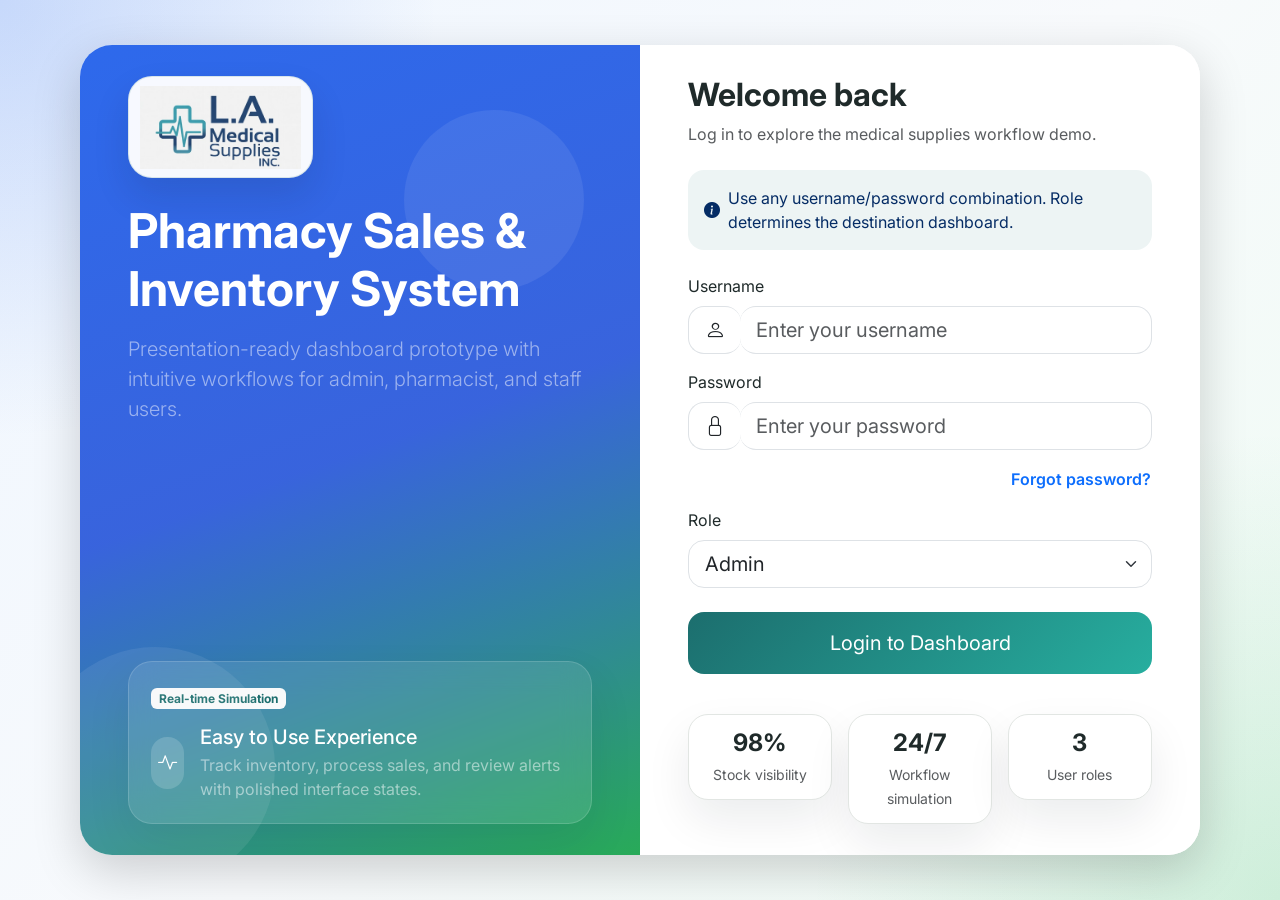
<file: index.html>
<!DOCTYPE html>
<html lang="en">
<head>
  <meta charset="UTF-8" />
  <meta name="viewport" content="width=device-width, initial-scale=1.0" />
  <title>PharmaSys | Login</title>
  <link rel="preconnect" href="https://fonts.googleapis.com">
  <link rel="preconnect" href="https://fonts.gstatic.com" crossorigin>
  <link href="https://fonts.googleapis.com/css2?family=Inter:wght@400;500;600;700;800&display=swap" rel="stylesheet">
  <link href="https://cdn.jsdelivr.net/npm/bootstrap@5.3.3/dist/css/bootstrap.min.css" rel="stylesheet">
  <link href="https://cdn.jsdelivr.net/npm/bootstrap-icons@1.11.3/font/bootstrap-icons.css" rel="stylesheet">
  <link href="assets/css/style.css" rel="stylesheet">
</head>
<body class="login-body">
  <div class="login-wrapper">
    <div class="login-card card border-0 shadow-lg overflow-hidden">
      <div class="row g-0 login-card-row">
        <div class="col-lg-6 d-none d-lg-flex login-hero">
          <div class="p-5 text-white d-flex flex-column justify-content-between h-100 w-100">
            <div>
              <div class="logo-pill mb-4">
                <img src="assets/images/la-medical-logo.jpg" alt="L.A. Medical Supplies Inc. logo">
              </div>
              <h1 class="display-5 fw-bold mb-3">Pharmacy Sales &amp; Inventory System</h1>
              <p class="lead text-white-50 mb-0">Presentation-ready dashboard prototype with intuitive workflows for admin, pharmacist, and staff users.</p>
            </div>
            <div class="hero-panels">
              <div class="glass-card">
                <span class="badge text-bg-light text-primary mb-3">Real-time Simulation</span>
                <div class="d-flex gap-3 align-items-center">
                  <div class="icon-bubble"><i class="bi bi-activity"></i></div>
                  <div>
                    <h5 class="mb-1">Easy to Use Experience</h5>
                    <p class="mb-0 text-white-50">Track inventory, process sales, and review alerts with polished interface states.</p>
                  </div>
                </div>
              </div>
            </div>
          </div>
        </div>
        <div class="col-lg-6 bg-white">
          <div class="p-4 p-lg-5 d-flex align-items-center h-100">
            <div class="w-100">
              <div class="d-lg-none logo-pill mb-4">
                <img src="assets/images/la-medical-logo.jpg" alt="L.A. Medical Supplies Inc. logo">
              </div>
              <h2 class="fw-bold mb-2">Welcome back</h2>
              <p class="text-muted mb-4">Log in to explore the medical supplies workflow demo.</p>
              <div class="alert alert-primary border-0 soft-alert d-flex align-items-center gap-2">
                <i class="bi bi-info-circle-fill"></i>
                <span>Use any username/password combination. Role determines the destination dashboard.</span>
              </div>
              <form id="loginForm" class="mt-4">
                <div class="mb-3">
                  <label class="form-label">Username</label>
                  <div class="input-group input-group-lg rounded-4 shadow-sm-sm">
                    <span class="input-group-text bg-transparent border-end-0"><i class="bi bi-person"></i></span>
                    <input type="text" class="form-control border-start-0" id="username" placeholder="Enter your username" required>
                  </div>
                </div>
                <div class="mb-3">
                  <label class="form-label">Password</label>
                  <div class="input-group input-group-lg rounded-4">
                    <span class="input-group-text bg-transparent border-end-0"><i class="bi bi-lock"></i></span>
                    <input type="password" class="form-control border-start-0" id="password" placeholder="Enter your password" required>
                  </div>
                </div>
                <div class="d-flex justify-content-end mb-3">
                  <button
                    type="button"
                    class="btn btn-link p-0 text-decoration-none fw-semibold"
                    data-bs-toggle="modal"
                    data-bs-target="#forgotPasswordModal"
                  >
                    Forgot password?
                  </button>
                </div>
                <div class="mb-4">
                  <label class="form-label">Role</label>
                  <select id="role" class="form-select form-select-lg rounded-4" required>
                    <option value="admin">Admin</option>
                    <option value="pharmacist">Pharmacist</option>
                    <option value="staff">Staff</option>
                  </select>
                </div>
                <button type="submit" class="btn btn-primary btn-lg w-100 rounded-4 py-3">Login to Dashboard</button>
              </form>
              <div class="row g-3 mt-4 text-center mini-stats">
                <div class="col-4">
                  <div class="mini-stat-card">
                    <h4 class="fw-bold mb-1">98%</h4>
                    <small class="text-muted">Stock visibility</small>
                  </div>
                </div>
                <div class="col-4">
                  <div class="mini-stat-card">
                    <h4 class="fw-bold mb-1">24/7</h4>
                    <small class="text-muted">Workflow simulation</small>
                  </div>
                </div>
                <div class="col-4">
                  <div class="mini-stat-card">
                    <h4 class="fw-bold mb-1">3</h4>
                    <small class="text-muted">User roles</small>
                  </div>
                </div>
              </div>
            </div>
          </div>
        </div>
      </div>
    </div>
  </div>

  <div class="modal fade" id="forgotPasswordModal" tabindex="-1" aria-labelledby="forgotPasswordModalLabel" aria-hidden="true">
    <div class="modal-dialog modal-dialog-centered">
      <div class="modal-content border-0 shadow-lg rounded-4">
        <div class="modal-header border-0 pb-0">
          <div>
            <h5 class="modal-title fw-bold" id="forgotPasswordModalLabel">Reset password</h5>
            <p class="text-muted small mb-0">Enter your username or email to receive demo reset instructions.</p>
          </div>
          <button type="button" class="btn-close" data-bs-dismiss="modal" aria-label="Close"></button>
        </div>
        <div class="modal-body pt-3">
          <form id="forgotPasswordForm">
            <div class="mb-3">
              <label for="resetIdentity" class="form-label">Username or Email</label>
              <input type="text" class="form-control form-control-lg" id="resetIdentity" placeholder="Enter username or email" required>
            </div>
            <p class="text-muted small mb-4">This demo will show a confirmation message instead of sending a real email.</p>
            <button type="submit" class="btn btn-primary w-100 py-3">Send reset link</button>
          </form>
        </div>
      </div>
    </div>
  </div>

  <div class="loading-overlay" id="loadingOverlay">
    <div class="text-center text-white">
      <div class="spinner-border text-light mb-3" role="status"></div>
      <p class="mb-0">Preparing dashboard...</p>
    </div>
  </div>

  <script src="https://cdn.jsdelivr.net/npm/bootstrap@5.3.3/dist/js/bootstrap.bundle.min.js"></script>
  <script src="assets/js/mock-data.js"></script>
  <script src="assets/js/app.js"></script>
</body>
</html>
</file>
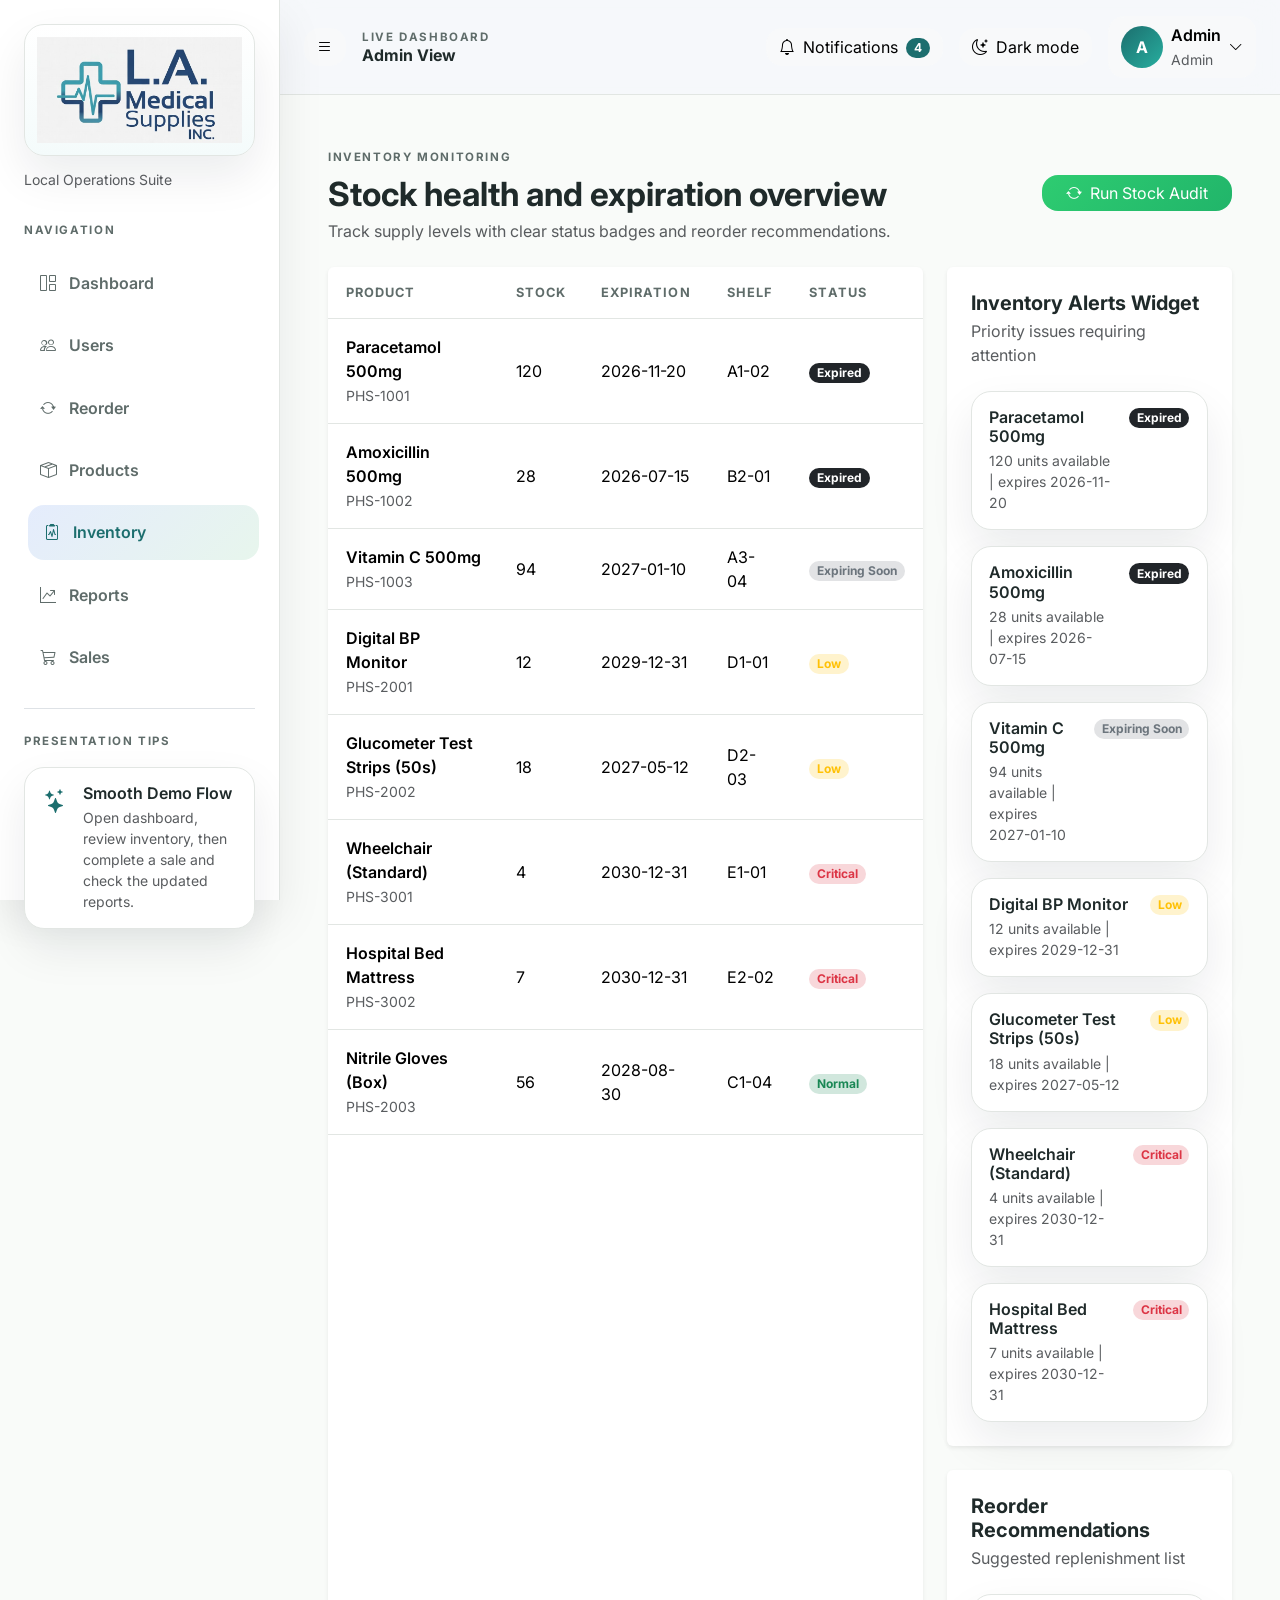
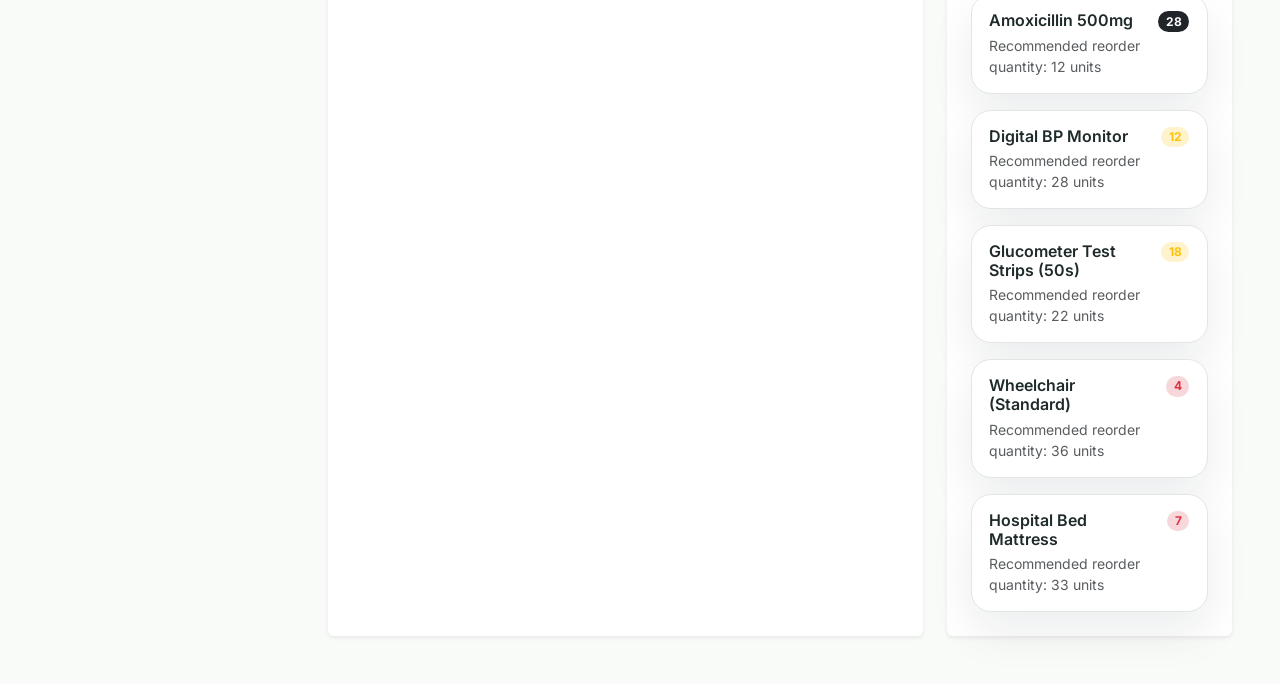
<file: inventory.html>
<!DOCTYPE html>
<html lang="en" data-page="inventory" data-role="pharmacist">
<head>
  <meta charset="UTF-8" />
  <meta name="viewport" content="width=device-width, initial-scale=1.0" />
  <title>PharmaSys | Inventory Monitoring</title>
  <link rel="preconnect" href="https://fonts.googleapis.com">
  <link rel="preconnect" href="https://fonts.gstatic.com" crossorigin>
  <link href="https://fonts.googleapis.com/css2?family=Inter:wght@400;500;600;700;800&display=swap" rel="stylesheet">
  <link href="https://cdn.jsdelivr.net/npm/bootstrap@5.3.3/dist/css/bootstrap.min.css" rel="stylesheet">
  <link href="https://cdn.jsdelivr.net/npm/bootstrap-icons@1.11.3/font/bootstrap-icons.css" rel="stylesheet">
  <link href="assets/css/style.css" rel="stylesheet">
</head>
<body class="dashboard-body">
  <div id="appShell"></div>
  <main class="main-content">
    <div class="container-fluid p-4 p-lg-5">
      <div class="page-header mb-4 d-flex flex-wrap gap-3 justify-content-between align-items-center">
        <div>
          <span class="eyebrow">Inventory Monitoring</span>
          <h1 class="fw-bold mt-2 mb-1">Stock health and expiration overview</h1>
          <p class="text-muted mb-0">Track supply levels with clear status badges and reorder recommendations.</p>
        </div>
        <button class="btn btn-success rounded-pill px-4"><i class="bi bi-arrow-repeat me-2"></i>Run Stock Audit</button>
      </div>
      <div class="row g-4">
        <div class="col-xl-8">
          <div class="card border-0 shadow-sm h-100">
            <div class="card-body p-0">
              <div class="table-responsive">
                <table class="table modern-table align-middle mb-0" id="inventoryTable"></table>
              </div>
            </div>
          </div>
        </div>
        <div class="col-xl-4">
          <div class="card border-0 shadow-sm mb-4">
            <div class="card-body p-4">
              <h5 class="fw-bold mb-1">Inventory Alerts Widget</h5>
              <p class="text-muted mb-4">Priority issues requiring attention</p>
              <div id="inventoryAlerts" class="d-grid gap-3"></div>
            </div>
          </div>
          <div class="card border-0 shadow-sm">
            <div class="card-body p-4">
              <h5 class="fw-bold mb-1">Reorder Recommendations</h5>
              <p class="text-muted mb-4">Suggested replenishment list</p>
              <div id="reorderRecommendations" class="d-grid gap-3"></div>
            </div>
          </div>
        </div>
      </div>
    </div>
  </main>

  <script src="https://cdn.jsdelivr.net/npm/bootstrap@5.3.3/dist/js/bootstrap.bundle.min.js"></script>
  <script src="assets/js/mock-data.js"></script>
  <script src="assets/js/app.js"></script>
</body>
</html>
</file>
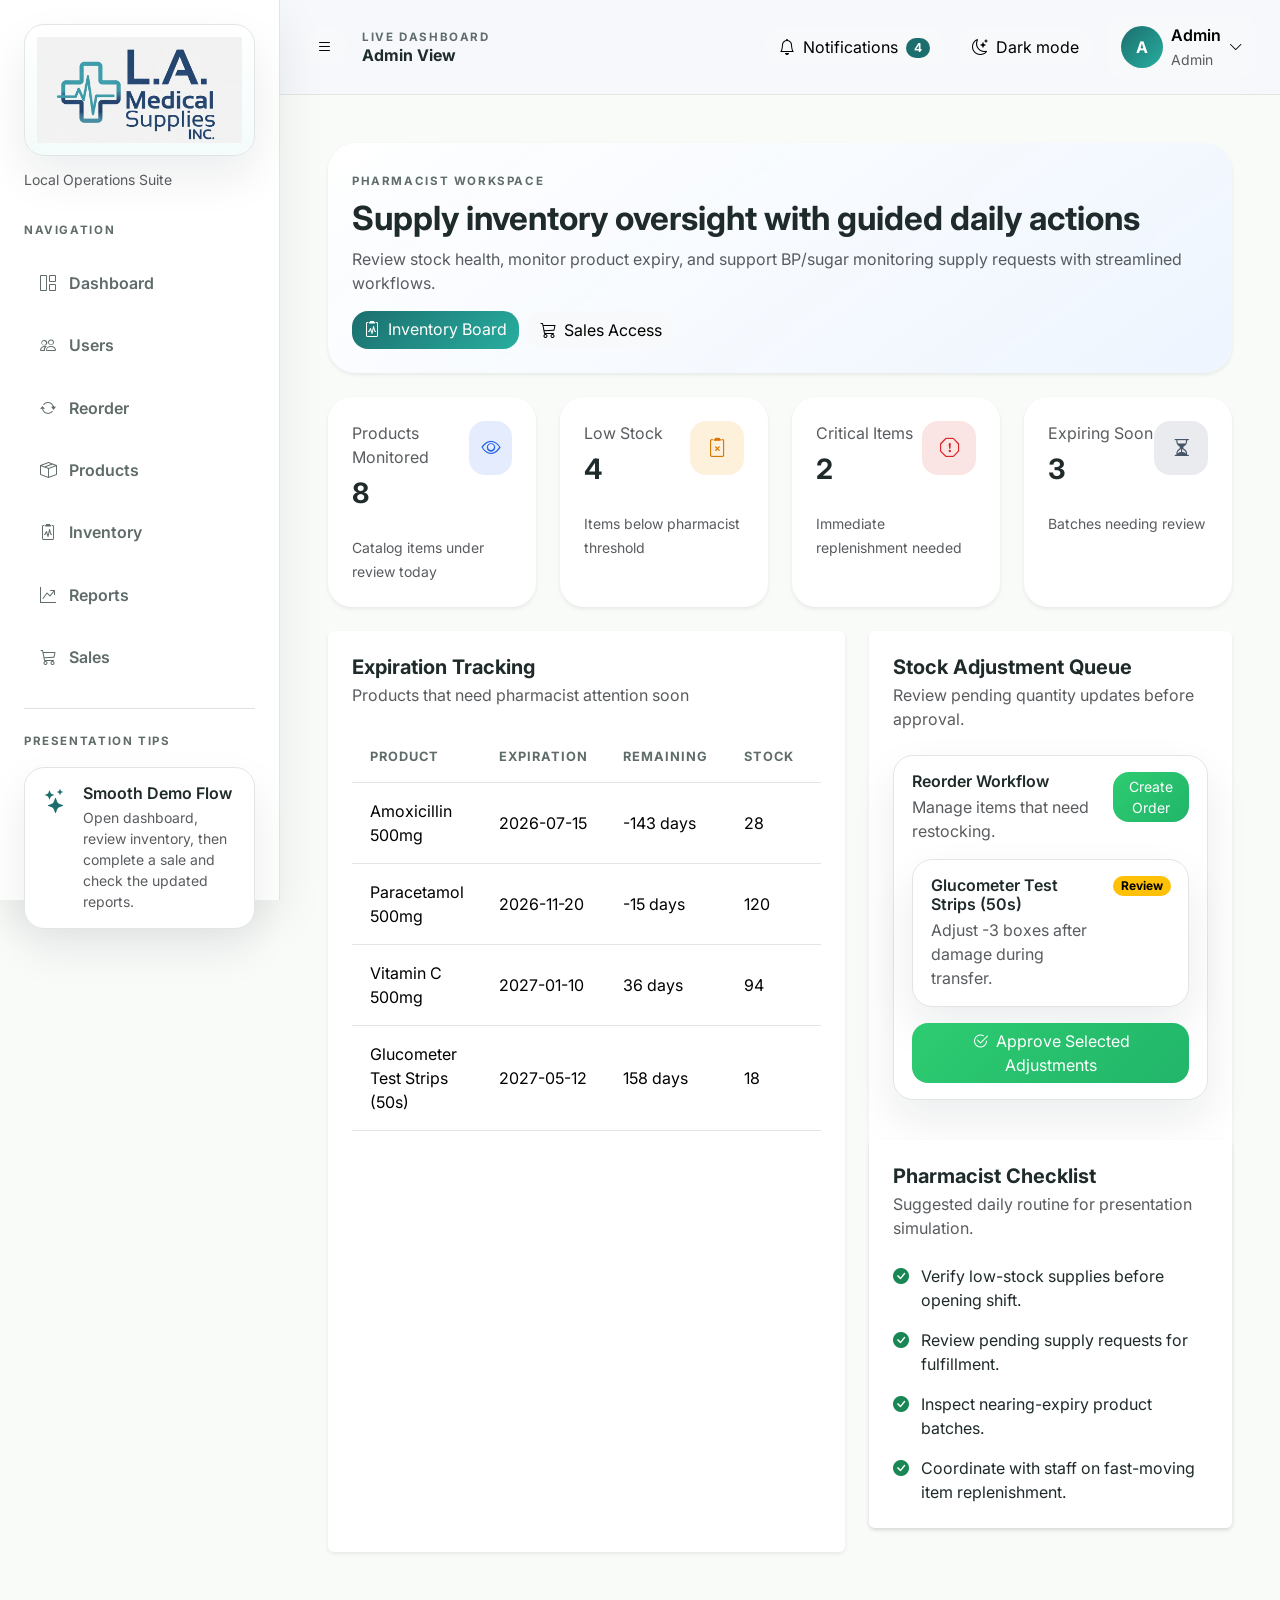
<file: pharmacist.html>
<!DOCTYPE html>
<html lang="en" data-page="pharmacist-dashboard" data-role="pharmacist">
<head>
  <meta charset="UTF-8" />
  <meta name="viewport" content="width=device-width, initial-scale=1.0" />
  <title>PharmaSys | Pharmacist Dashboard</title>
  <link rel="preconnect" href="https://fonts.googleapis.com">
  <link rel="preconnect" href="https://fonts.gstatic.com" crossorigin>
  <link href="https://fonts.googleapis.com/css2?family=Inter:wght@400;500;600;700;800&display=swap" rel="stylesheet">
  <link href="https://cdn.jsdelivr.net/npm/bootstrap@5.3.3/dist/css/bootstrap.min.css" rel="stylesheet">
  <link href="https://cdn.jsdelivr.net/npm/bootstrap-icons@1.11.3/font/bootstrap-icons.css" rel="stylesheet">
  <link href="assets/css/style.css" rel="stylesheet">
</head>
<body class="dashboard-body">
  <div id="appShell"></div>
  <main class="main-content">
    <div class="container-fluid p-4 p-lg-5">
      <div class="row g-4 mb-4">
        <div class="col-12">
          <div class="card border-0 shadow-sm p-4 hero-banner">
            <div class="d-flex flex-wrap justify-content-between align-items-center gap-3">
              <div>
                <span class="eyebrow">Pharmacist Workspace</span>
                <h1 class="fw-bold mt-2 mb-2">Supply inventory oversight with guided daily actions</h1>
                <p class="text-muted mb-0">Review stock health, monitor product expiry, and support BP/sugar monitoring supply requests with streamlined workflows.</p>
              </div>
              <div class="d-flex flex-wrap gap-2">
                <a href="inventory.html" class="btn btn-primary rounded-pill"><i class="bi bi-clipboard2-pulse me-2"></i>Inventory Board</a>
                <a href="sales.html" class="btn btn-light rounded-pill"><i class="bi bi-cart3 me-2"></i>Sales Access</a>
              </div>
            </div>
          </div>
        </div>
      </div>
      <div class="row g-4 mb-4" id="pharmacistStats"></div>
      <div class="row g-4">
        <div class="col-xl-7">
          <div class="card border-0 shadow-sm h-100">
            <div class="card-header bg-transparent border-0 p-4">
              <h5 class="fw-bold mb-1">Expiration Tracking</h5>
              <p class="text-muted mb-0">Products that need pharmacist attention soon</p>
            </div>
            <div class="card-body pt-0 px-4 pb-4">
              <div class="table-responsive">
                <table class="table modern-table align-middle" id="expiryTable"></table>
              </div>
            </div>
          </div>
        </div>
        <div class="col-xl-5">
          <div class="card border-0 shadow-sm mb-4">
            <div class="card-body p-4">
              <h5 class="fw-bold mb-1">Stock Adjustment Queue</h5>
              <p class="text-muted mb-4">Review pending quantity updates before approval.</p>
              <div class="queue-card mb-3">
                <div class="d-flex justify-content-between align-items-start gap-3 mb-3">
                <div>
                  <h6 class="fw-semibold mb-1">Reorder Workflow</h6>
                  <p class="text-muted mb-0">Manage items that need restocking.</p>
                </div>
                <button id="createReorderBtn" class="btn btn-success btn-sm rounded-pill">Create Order</button>
              </div>
              <div class="queue-card mb-3">
                <div class="d-flex justify-content-between align-items-start gap-3">
                  <div>
                    <h6 class="fw-semibold mb-1">Glucometer Test Strips (50s)</h6>
                    <p class="text-muted mb-0">Adjust -3 boxes after damage during transfer.</p>
                  </div>
                  <span class="badge text-bg-warning rounded-pill">Review</span>
                </div>
              </div>
              <button class="btn btn-success rounded-pill w-100"><i class="bi bi-check2-circle me-2"></i>Approve Selected Adjustments</button>
            </div>
          </div>
          <div class="card border-0 shadow-sm">
            <div class="card-body p-4">
              <h5 class="fw-bold mb-1">Pharmacist Checklist</h5>
              <p class="text-muted mb-4">Suggested daily routine for presentation simulation.</p>
              <ul class="checklist list-unstyled d-grid gap-3 mb-0">
                <li><i class="bi bi-check-circle-fill text-success"></i> Verify low-stock supplies before opening shift.</li>
                <li><i class="bi bi-check-circle-fill text-success"></i> Review pending supply requests for fulfillment.</li>
                <li><i class="bi bi-check-circle-fill text-success"></i> Inspect nearing-expiry product batches.</li>
                <li><i class="bi bi-check-circle-fill text-success"></i> Coordinate with staff on fast-moving item replenishment.</li>
              </ul>
            </div>
          </div>
        </div>
      </div>
    </div>
  </main>

  <script src="https://cdn.jsdelivr.net/npm/bootstrap@5.3.3/dist/js/bootstrap.bundle.min.js"></script>
  <script src="assets/js/mock-data.js"></script>
  <script src="assets/js/app.js"></script>
</body>
</html>
</file>
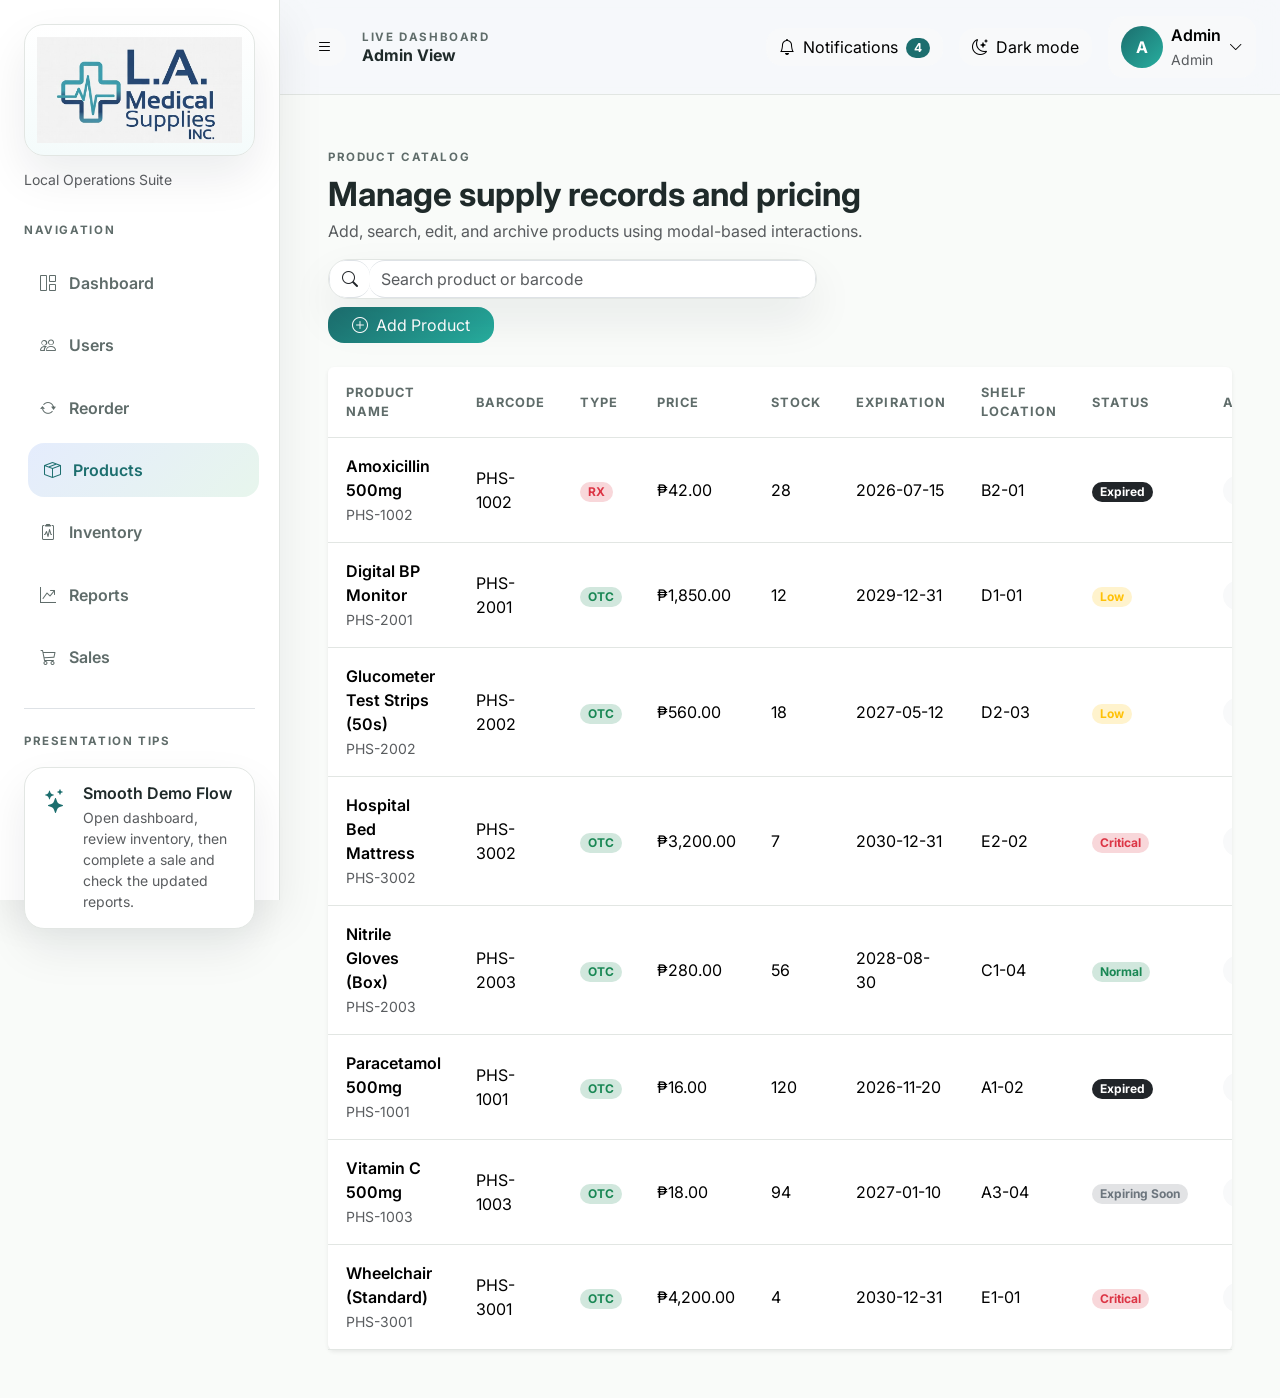
<file: products.html>
<!DOCTYPE html>
<html lang="en" data-page="products" data-role="admin">
<head>
  <meta charset="UTF-8" />
  <meta name="viewport" content="width=device-width, initial-scale=1.0" />
  <title>PharmaSys | Product Management</title>
  <link rel="preconnect" href="https://fonts.googleapis.com">
  <link rel="preconnect" href="https://fonts.gstatic.com" crossorigin>
  <link href="https://fonts.googleapis.com/css2?family=Inter:wght@400;500;600;700;800&display=swap" rel="stylesheet">
  <link href="https://cdn.jsdelivr.net/npm/bootstrap@5.3.3/dist/css/bootstrap.min.css" rel="stylesheet">
  <link href="https://cdn.jsdelivr.net/npm/bootstrap-icons@1.11.3/font/bootstrap-icons.css" rel="stylesheet">
  <link href="assets/css/style.css" rel="stylesheet">
</head>
<body class="dashboard-body">
  <div id="appShell"></div>
  <main class="main-content">
    <div class="container-fluid p-4 p-lg-5">
      <div class="page-header d-flex flex-wrap gap-3 justify-content-between align-items-center mb-4">
        <div>
          <span class="eyebrow">Product Catalog</span>
          <h1 class="fw-bold mt-2 mb-1">Manage supply records and pricing</h1>
          <p class="text-muted mb-0">Add, search, edit, and archive products using modal-based interactions.</p>
        </div>
        <div class="d-flex gap-2 flex-wrap">
          <div class="input-group search-group">
            <span class="input-group-text bg-white border-end-0"><i class="bi bi-search"></i></span>
            <input type="text" class="form-control border-start-0" id="productSearch" placeholder="Search product or barcode">
          </div>
          <button id="addProductBtn" class="btn btn-primary rounded-pill px-4" data-bs-toggle="modal" data-bs-target="#productModal"><i class="bi bi-plus-circle me-2"></i>Add Product</button>
        </div>
      </div>

      <div class="card border-0 shadow-sm">
        <div class="card-body p-0">
          <div class="table-responsive">
            <table class="table modern-table align-middle mb-0" id="productsTable"></table>
          </div>
        </div>
      </div>
    </div>
  </main>

  <div class="modal fade" id="productModal" tabindex="-1" aria-hidden="true">
    <div class="modal-dialog modal-dialog-centered">
      <div class="modal-content border-0 rounded-4">
        <div class="modal-header border-0 pb-0">
          <div>
            <h5 class="modal-title fw-bold" id="productModalTitle">Add Product</h5>
            <p class="text-muted mb-0" id="productFormCaption">Create a new supply record in the catalog.</p>
          </div>
          <button type="button" class="btn-close" data-bs-dismiss="modal" aria-label="Close"></button>
        </div>
        <div class="modal-body pt-3">
          <form class="row g-3" id="productForm">
            <input type="hidden" id="productIdInput">
            <div class="col-md-6">
              <label class="form-label" for="productNameInput">Product Name</label>
              <input id="productNameInput" class="form-control" placeholder="Digital BP Monitor">
            </div>
            <div class="col-md-6">
              <label class="form-label" for="barcodeInput">Barcode</label>
              <input id="barcodeInput" class="form-control" placeholder="PHS-1001">
            </div>
            <div class="col-md-6">
              <label class="form-label" for="priceInput">Price</label>
              <input id="priceInput" type="number" min="0" step="0.01" class="form-control" placeholder="16.00">
            </div>
            <div class="col-md-6">
              <label class="form-label" for="stockInput">Stock</label>
              <input id="stockInput" type="number" min="0" step="1" class="form-control" placeholder="120">
            </div>
            <div class="col-md-6">
              <label class="form-label" for="expirationInput">Expiration</label>
              <input id="expirationInput" type="date" class="form-control">
            </div>
            <div class="col-md-6">
              <label class="form-label" for="shelfInput">Shelf Location</label>
              <input id="shelfInput" class="form-control" placeholder="A1-02">
            </div>
            <div class="col-12">
              <label class="form-label" for="typeInput">Product Type</label>
              <select id="typeInput" class="form-select">
                <option value="OTC">OTC</option>
                <option value="RX">RX</option>
              </select>
            </div>
          </form>
        </div>
        <div class="modal-footer border-0 pt-0">
          <button class="btn btn-light rounded-pill" data-bs-dismiss="modal">Cancel</button>
          <button class="btn btn-primary rounded-pill" id="saveProductBtn">Save Product</button>
        </div>
      </div>
    </div>
  </div>

  <script src="https://cdn.jsdelivr.net/npm/bootstrap@5.3.3/dist/js/bootstrap.bundle.min.js"></script>
  <script src="assets/js/mock-data.js"></script>
  <script src="assets/js/app.js"></script>
</body>
</html>
</file>
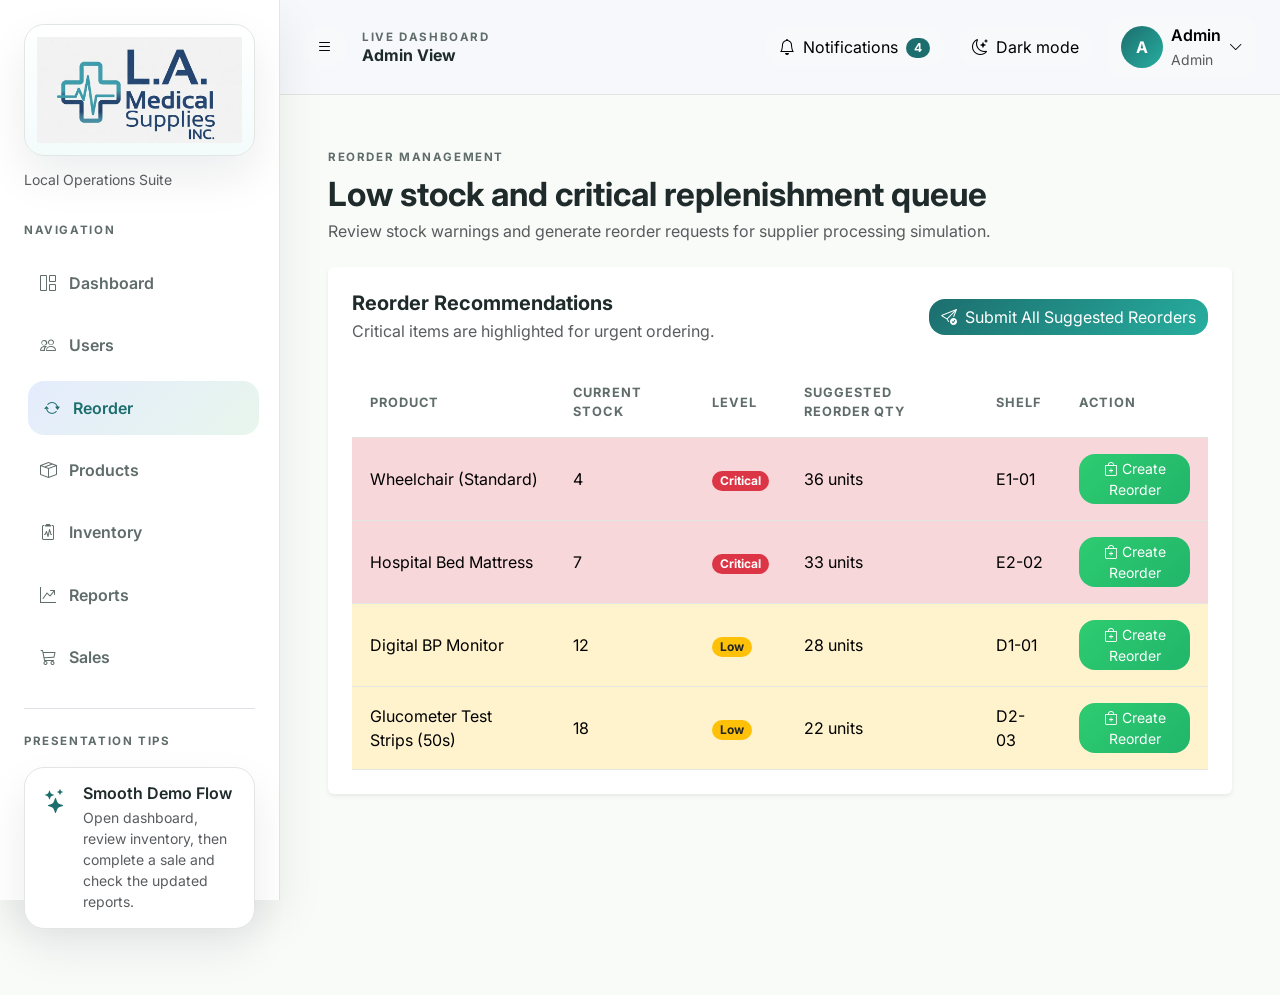
<file: reorder.html>
<!DOCTYPE html>
<html lang="en" data-page="reorder" data-role="admin">
<head>
  <meta charset="UTF-8" />
  <meta name="viewport" content="width=device-width, initial-scale=1.0" />
  <title>PharmaSys | Reorder</title>
  <link rel="preconnect" href="https://fonts.googleapis.com">
  <link rel="preconnect" href="https://fonts.gstatic.com" crossorigin>
  <link href="https://fonts.googleapis.com/css2?family=Inter:wght@400;500;600;700;800&display=swap" rel="stylesheet">
  <link href="https://cdn.jsdelivr.net/npm/bootstrap@5.3.3/dist/css/bootstrap.min.css" rel="stylesheet">
  <link href="https://cdn.jsdelivr.net/npm/bootstrap-icons@1.11.3/font/bootstrap-icons.css" rel="stylesheet">
  <link href="assets/css/style.css" rel="stylesheet">
</head>
<body class="dashboard-body">
  <div id="appShell"></div>
  <main class="main-content">
    <div class="container-fluid p-4 p-lg-5">
      <div class="page-header mb-4">
        <span class="eyebrow">Reorder Management</span>
        <h1 class="fw-bold mt-2 mb-1">Low stock and critical replenishment queue</h1>
        <p class="text-muted mb-0">Review stock warnings and generate reorder requests for supplier processing simulation.</p>
      </div>

      <div class="card border-0 shadow-sm">
        <div class="card-header bg-transparent border-0 p-4 d-flex flex-wrap justify-content-between align-items-center gap-3">
          <div>
            <h5 class="fw-bold mb-1">Reorder Recommendations</h5>
            <p class="text-muted mb-0">Critical items are highlighted for urgent ordering.</p>
          </div>
          <button class="btn btn-primary rounded-pill" onclick="alert('Bulk reorder simulation complete.')">
            <i class="bi bi-send-check me-2"></i>Submit All Suggested Reorders
          </button>
        </div>
        <div class="card-body pt-0 px-4 pb-4">
          <div class="table-responsive">
            <table class="table modern-table align-middle" id="reorderTable"></table>
          </div>
        </div>
      </div>
    </div>
  </main>

  <script src="https://cdn.jsdelivr.net/npm/bootstrap@5.3.3/dist/js/bootstrap.bundle.min.js"></script>
  <script src="assets/js/mock-data.js"></script>
  <script src="assets/js/app.js"></script>
</body>
</html>
</file>
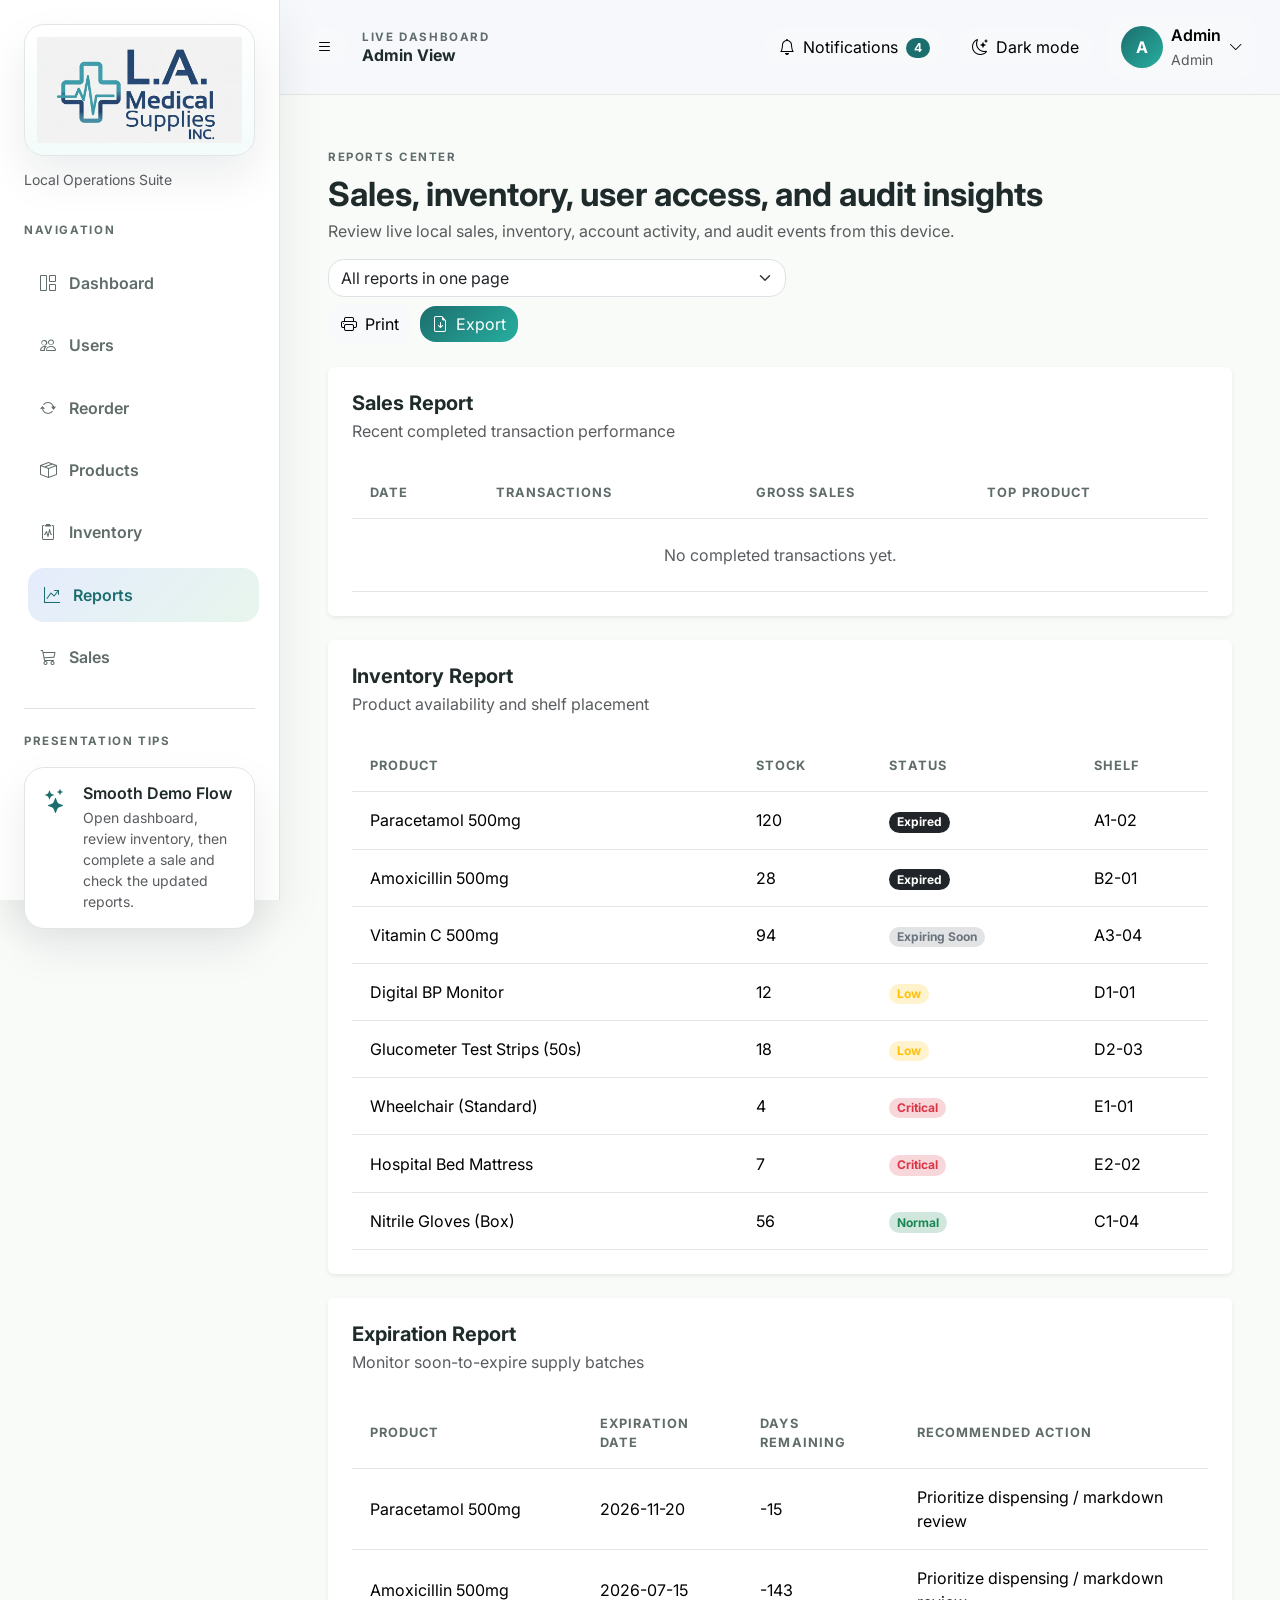
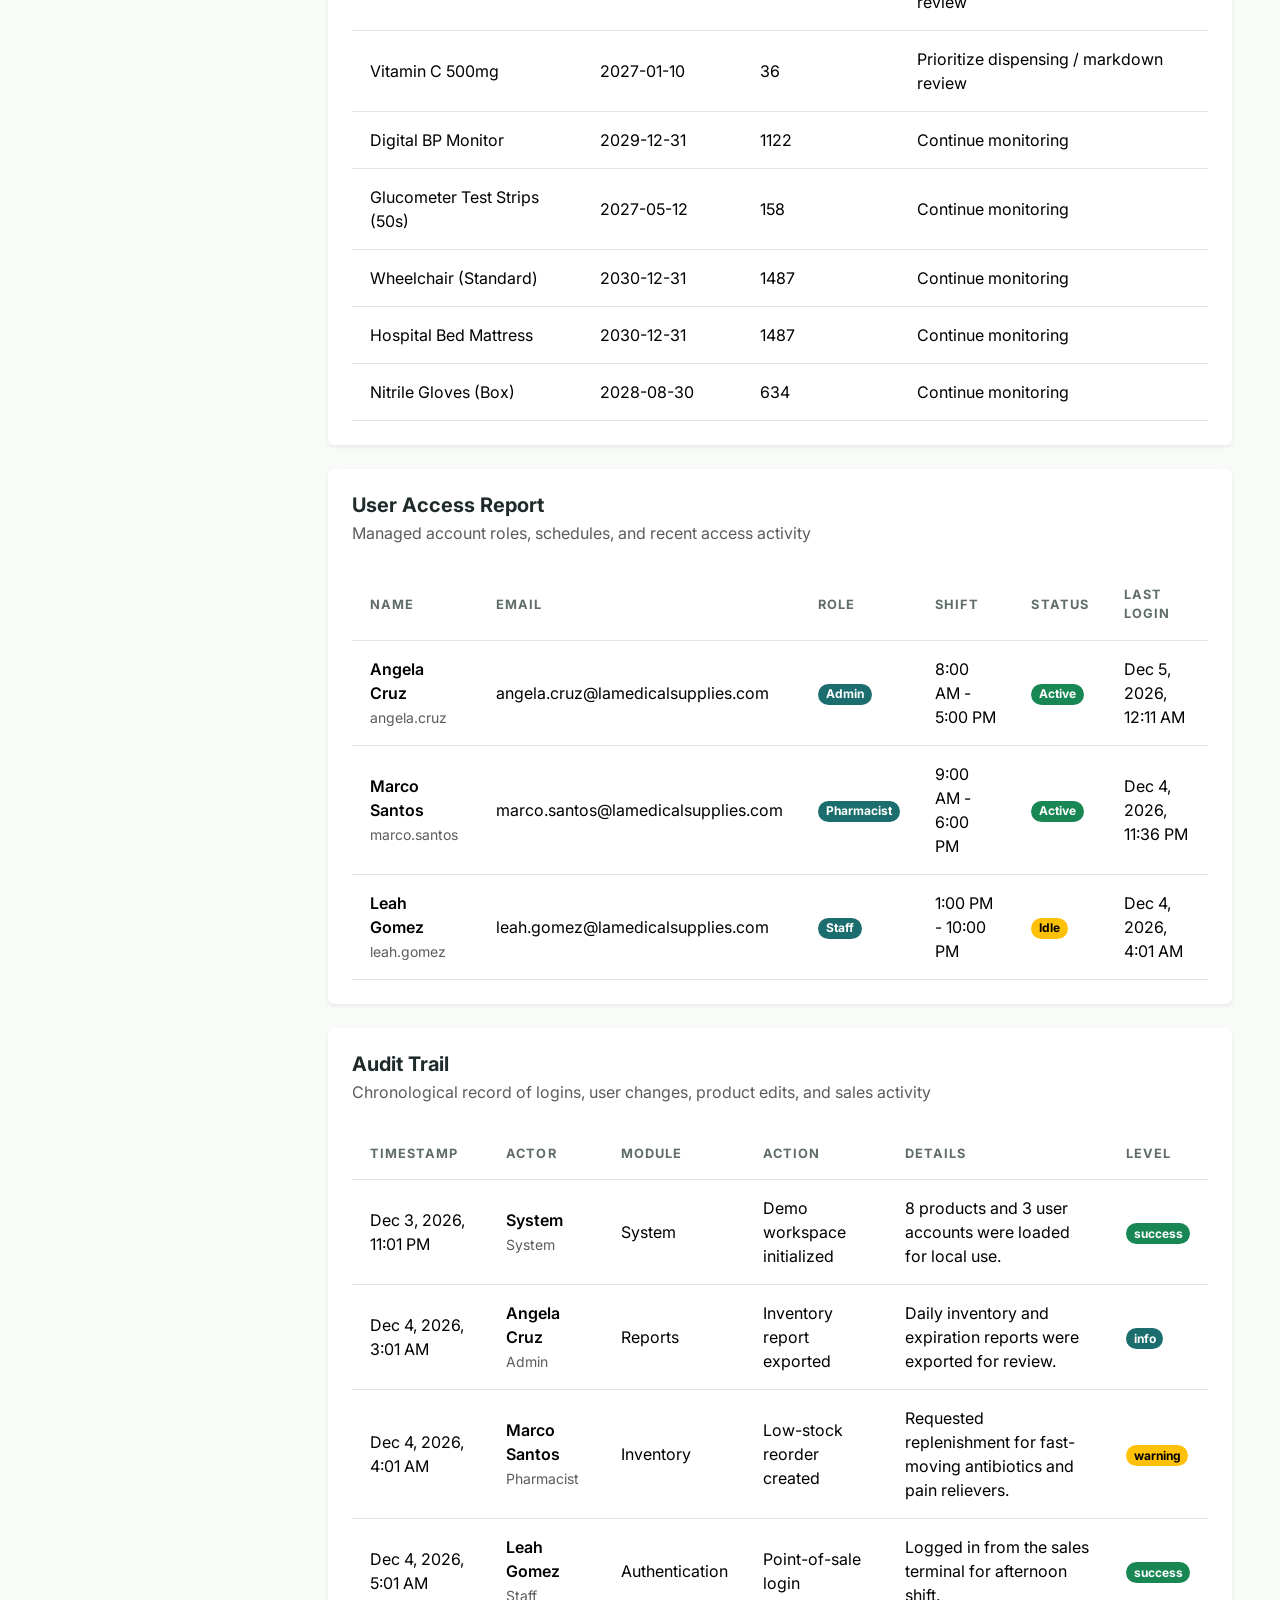
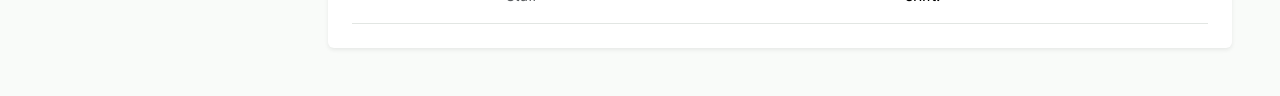
<file: reports.html>
<!DOCTYPE html>
<html lang="en" data-page="reports" data-role="admin">
<head>
  <meta charset="UTF-8" />
  <meta name="viewport" content="width=device-width, initial-scale=1.0" />
  <title>PharmaSys | Reports</title>
  <link rel="preconnect" href="https://fonts.googleapis.com">
  <link rel="preconnect" href="https://fonts.gstatic.com" crossorigin>
  <link href="https://fonts.googleapis.com/css2?family=Inter:wght@400;500;600;700;800&display=swap" rel="stylesheet">
  <link href="https://cdn.jsdelivr.net/npm/bootstrap@5.3.3/dist/css/bootstrap.min.css" rel="stylesheet">
  <link href="https://cdn.jsdelivr.net/npm/bootstrap-icons@1.11.3/font/bootstrap-icons.css" rel="stylesheet">
  <link href="assets/css/style.css" rel="stylesheet">
</head>
<body class="dashboard-body">
  <div id="appShell"></div>
  <main class="main-content">
    <div class="container-fluid p-4 p-lg-5">
      <div class="page-header mb-4 d-flex flex-wrap gap-3 justify-content-between align-items-center">
        <div>
          <span class="eyebrow">Reports Center</span>
          <h1 class="fw-bold mt-2 mb-1">Sales, inventory, user access, and audit insights</h1>
          <p class="text-muted mb-0">Review live local sales, inventory, account activity, and audit events from this device.</p>
        </div>
        <div class="d-flex gap-2 flex-wrap align-items-center">
          <select class="form-select rounded-pill report-scope-select" id="reportScopeSelect" aria-label="Report export scope">
            <option value="all">All reports in one page</option>
            <option value="sales">Sales report only</option>
            <option value="inventory">Inventory report only</option>
            <option value="expiration">Expiration report only</option>
            <option value="users">User access report only</option>
            <option value="audit">Audit trail report only</option>
          </select>
          <button class="btn btn-light rounded-pill" id="printReportsBtn"><i class="bi bi-printer me-2"></i>Print</button>
          <button class="btn btn-primary rounded-pill" id="exportReportsBtn"><i class="bi bi-file-earmark-arrow-down me-2"></i>Export</button>
        </div>
      </div>
      <div class="row g-4">
        <div class="col-12">
          <div class="card border-0 shadow-sm mb-4">
            <div class="card-header bg-transparent border-0 p-4">
              <h5 class="fw-bold mb-1">Sales Report</h5>
              <p class="text-muted mb-0">Recent completed transaction performance</p>
            </div>
            <div class="card-body pt-0 px-4 pb-4">
              <div class="table-responsive"><table class="table modern-table align-middle" id="salesReportTable"></table></div>
            </div>
          </div>
          <div class="card border-0 shadow-sm mb-4">
            <div class="card-header bg-transparent border-0 p-4">
              <h5 class="fw-bold mb-1">Inventory Report</h5>
              <p class="text-muted mb-0">Product availability and shelf placement</p>
            </div>
            <div class="card-body pt-0 px-4 pb-4">
              <div class="table-responsive"><table class="table modern-table align-middle" id="inventoryReportTable"></table></div>
            </div>
          </div>
          <div class="card border-0 shadow-sm">
            <div class="card-header bg-transparent border-0 p-4">
              <h5 class="fw-bold mb-1">Expiration Report</h5>
              <p class="text-muted mb-0">Monitor soon-to-expire supply batches</p>
            </div>
            <div class="card-body pt-0 px-4 pb-4">
              <div class="table-responsive"><table class="table modern-table align-middle" id="expirationReportTable"></table></div>
            </div>
          </div>
          <div class="card border-0 shadow-sm mt-4">
            <div class="card-header bg-transparent border-0 p-4">
              <h5 class="fw-bold mb-1">User Access Report</h5>
              <p class="text-muted mb-0">Managed account roles, schedules, and recent access activity</p>
            </div>
            <div class="card-body pt-0 px-4 pb-4">
              <div class="table-responsive"><table class="table modern-table align-middle" id="userAccessTable"></table></div>
            </div>
          </div>
          <div class="card border-0 shadow-sm mt-4">
            <div class="card-header bg-transparent border-0 p-4">
              <h5 class="fw-bold mb-1">Audit Trail</h5>
              <p class="text-muted mb-0">Chronological record of logins, user changes, product edits, and sales activity</p>
            </div>
            <div class="card-body pt-0 px-4 pb-4">
              <div class="table-responsive"><table class="table modern-table align-middle" id="auditTrailTable"></table></div>
            </div>
          </div>
        </div>
      </div>
    </div>
  </main>

  <script src="https://cdn.jsdelivr.net/npm/bootstrap@5.3.3/dist/js/bootstrap.bundle.min.js"></script>
  <script src="assets/js/mock-data.js"></script>
  <script src="assets/js/app.js"></script>
</body>
</html>
</file>
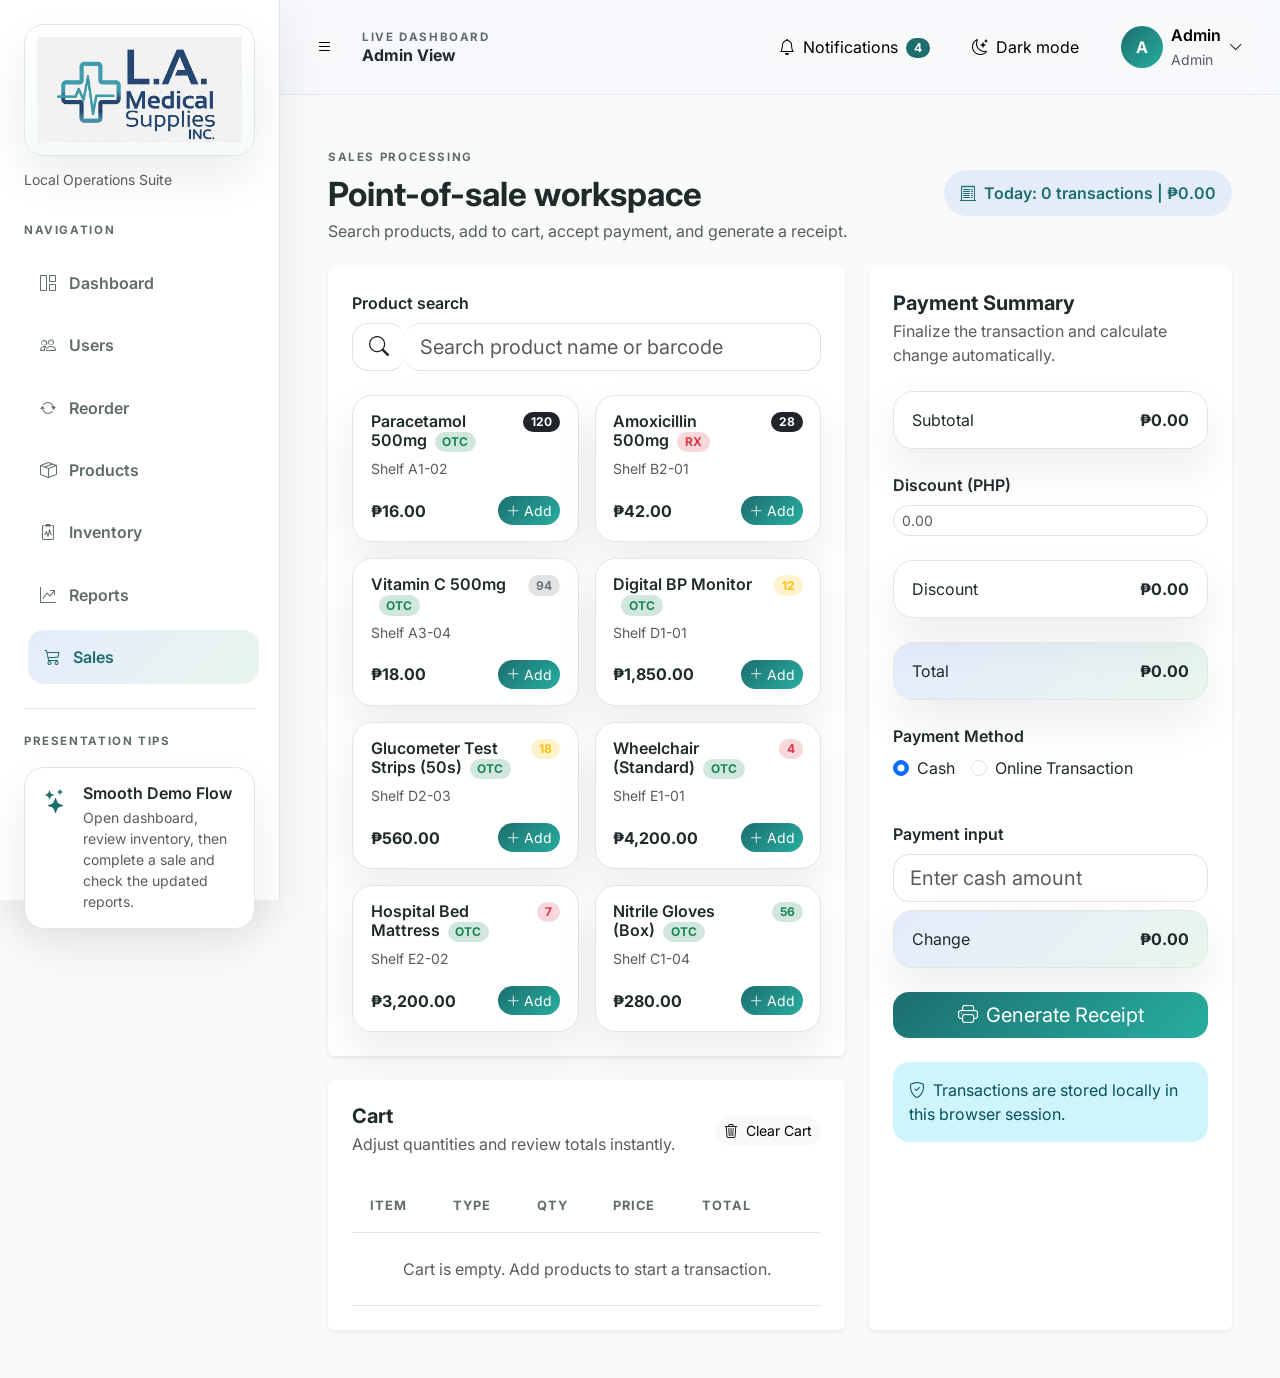
<file: sales.html>
<!DOCTYPE html>
<html lang="en" data-page="sales" data-role="staff">
<head>
  <meta charset="UTF-8" />
  <meta name="viewport" content="width=device-width, initial-scale=1.0" />
  <title>PharmaSys | Sales POS</title>
  <link rel="preconnect" href="https://fonts.googleapis.com">
  <link rel="preconnect" href="https://fonts.gstatic.com" crossorigin>
  <link href="https://fonts.googleapis.com/css2?family=Inter:wght@400;500;600;700;800&display=swap" rel="stylesheet">
  <link href="https://cdn.jsdelivr.net/npm/bootstrap@5.3.3/dist/css/bootstrap.min.css" rel="stylesheet">
  <link href="https://cdn.jsdelivr.net/npm/bootstrap-icons@1.11.3/font/bootstrap-icons.css" rel="stylesheet">
  <link href="assets/css/style.css" rel="stylesheet">
</head>
<body class="dashboard-body">
  <div id="appShell"></div>
  <main class="main-content">
    <div class="container-fluid p-4 p-lg-5">
      <div class="page-header mb-4 d-flex flex-wrap gap-3 justify-content-between align-items-center">
        <div>
          <span class="eyebrow">Sales Processing</span>
          <h1 class="fw-bold mt-2 mb-1">Point-of-sale workspace</h1>
          <p class="text-muted mb-0">Search products, add to cart, accept payment, and generate a receipt.</p>
        </div>
        <div class="sales-summary-chip"><i class="bi bi-receipt-cutoff me-2"></i>Today: 0 transactions | PHP 0.00</div>
      </div>
      <div class="row g-4">
        <div class="col-xl-7">
          <div class="card border-0 shadow-sm mb-4">
            <div class="card-body p-4">
              <label class="form-label fw-semibold">Product search</label>
              <div class="input-group input-group-lg mb-4">
                <span class="input-group-text bg-white border-end-0"><i class="bi bi-search"></i></span>
                <input type="text" id="salesSearch" class="form-control border-start-0" placeholder="Search product name or barcode">
              </div>
              <div class="row g-3" id="salesProductGrid"></div>
            </div>
          </div>
          <div class="card border-0 shadow-sm">
            <div class="card-header bg-transparent border-0 p-4 d-flex justify-content-between align-items-center">
              <div>
                <h5 class="fw-bold mb-1">Cart</h5>
                <p class="text-muted mb-0">Adjust quantities and review totals instantly.</p>
              </div>
              <button class="btn btn-light rounded-pill btn-sm" id="clearCartBtn"><i class="bi bi-trash3 me-2"></i>Clear Cart</button>
            </div>
            <div class="card-body pt-0 px-4 pb-4">
              <div class="table-responsive">
                <table class="table modern-table align-middle" id="cartTable"></table>
              </div>
            </div>
          </div>
        </div>
        <div class="col-xl-5">
          <div class="card border-0 shadow-sm h-100">
            <div class="card-body p-4 d-flex flex-column gap-4">
              <div>
                <h5 class="fw-bold mb-1">Payment Summary</h5>
                <p class="text-muted mb-0">Finalize the transaction and calculate change automatically.</p>
              </div>
              <div class="summary-tile"><span>Subtotal</span><strong id="subtotalValue">PHP 0.00</strong></div>
              <div>
                <label class="form-label fw-semibold mb-2">Discount (PHP)</label>
                <input type="number" class="form-control form-control-sm" id="discountInput" placeholder="0.00" min="0" step="0.01">
              </div>
              <div class="summary-tile"><span>Discount</span><strong id="discountValue">PHP 0.00</strong></div>
              <div class="summary-tile total"><span>Total</span><strong id="totalValue">PHP 0.00</strong></div>
              <div class="mb-3">
                <label class="form-label fw-semibold mb-2">Payment Method</label>
                <div class="d-flex gap-3">
                  <div class="form-check">
                    <input class="form-check-input" type="radio" name="paymentMethod" id="cashRadio" value="cash" checked>
                    <label class="form-check-label" for="cashRadio">Cash</label>
                  </div>
                  <div class="form-check">
                    <input class="form-check-input" type="radio" name="paymentMethod" id="onlineRadio" value="online">
                    <label class="form-check-label" for="onlineRadio">Online Transaction</label>
                  </div>
                </div>
              </div>
              <div id="cashSection">
                <label class="form-label fw-semibold">Payment input</label>
                <input type="number" class="form-control form-control-lg" id="paymentInput" placeholder="Enter cash amount">
                <div class="summary-tile change mt-2"><span>Change</span><strong id="changeValue">PHP 0.00</strong></div>
              </div>
              <div id="onlineSection" style="display: none;">
                <button class="btn btn-success btn-lg w-100" id="confirmOnlineBtn">Confirm Online Payment</button>
              </div>
              <button class="btn btn-primary btn-lg rounded-pill" id="generateReceiptBtn"><i class="bi bi-printer me-2"></i>Generate Receipt</button>
              <div class="alert alert-info border-0 rounded-4 mb-0"><i class="bi bi-shield-check me-2"></i>Transactions are stored locally in this browser session.</div>
            </div>
          </div>
        </div>
      </div>
    </div>
  </main>

  <div class="modal fade" id="receiptModal" tabindex="-1" aria-hidden="true">
    <div class="modal-dialog modal-dialog-centered">
      <div class="modal-content border-0 rounded-4">
        <div class="modal-header border-0">
          <h5 class="modal-title fw-bold">Receipt Preview</h5>
          <button type="button" class="btn-close" data-bs-dismiss="modal" aria-label="Close"></button>
        </div>
        <div class="modal-body">
          <div id="receiptContent" class="receipt-card"></div>
        </div>
        <div class="modal-footer border-0">
          <button class="btn btn-light rounded-pill" data-bs-dismiss="modal">Close</button>
          <button class="btn btn-primary rounded-pill" id="printReceiptBtn"><i class="bi bi-printer me-2"></i>Print Receipt</button>
        </div>
      </div>
    </div>
  </div>

  <script src="https://cdn.jsdelivr.net/npm/bootstrap@5.3.3/dist/js/bootstrap.bundle.min.js"></script>
  <script src="assets/js/mock-data.js"></script>
  <script src="assets/js/app.js"></script>
</body>
</html>
</file>
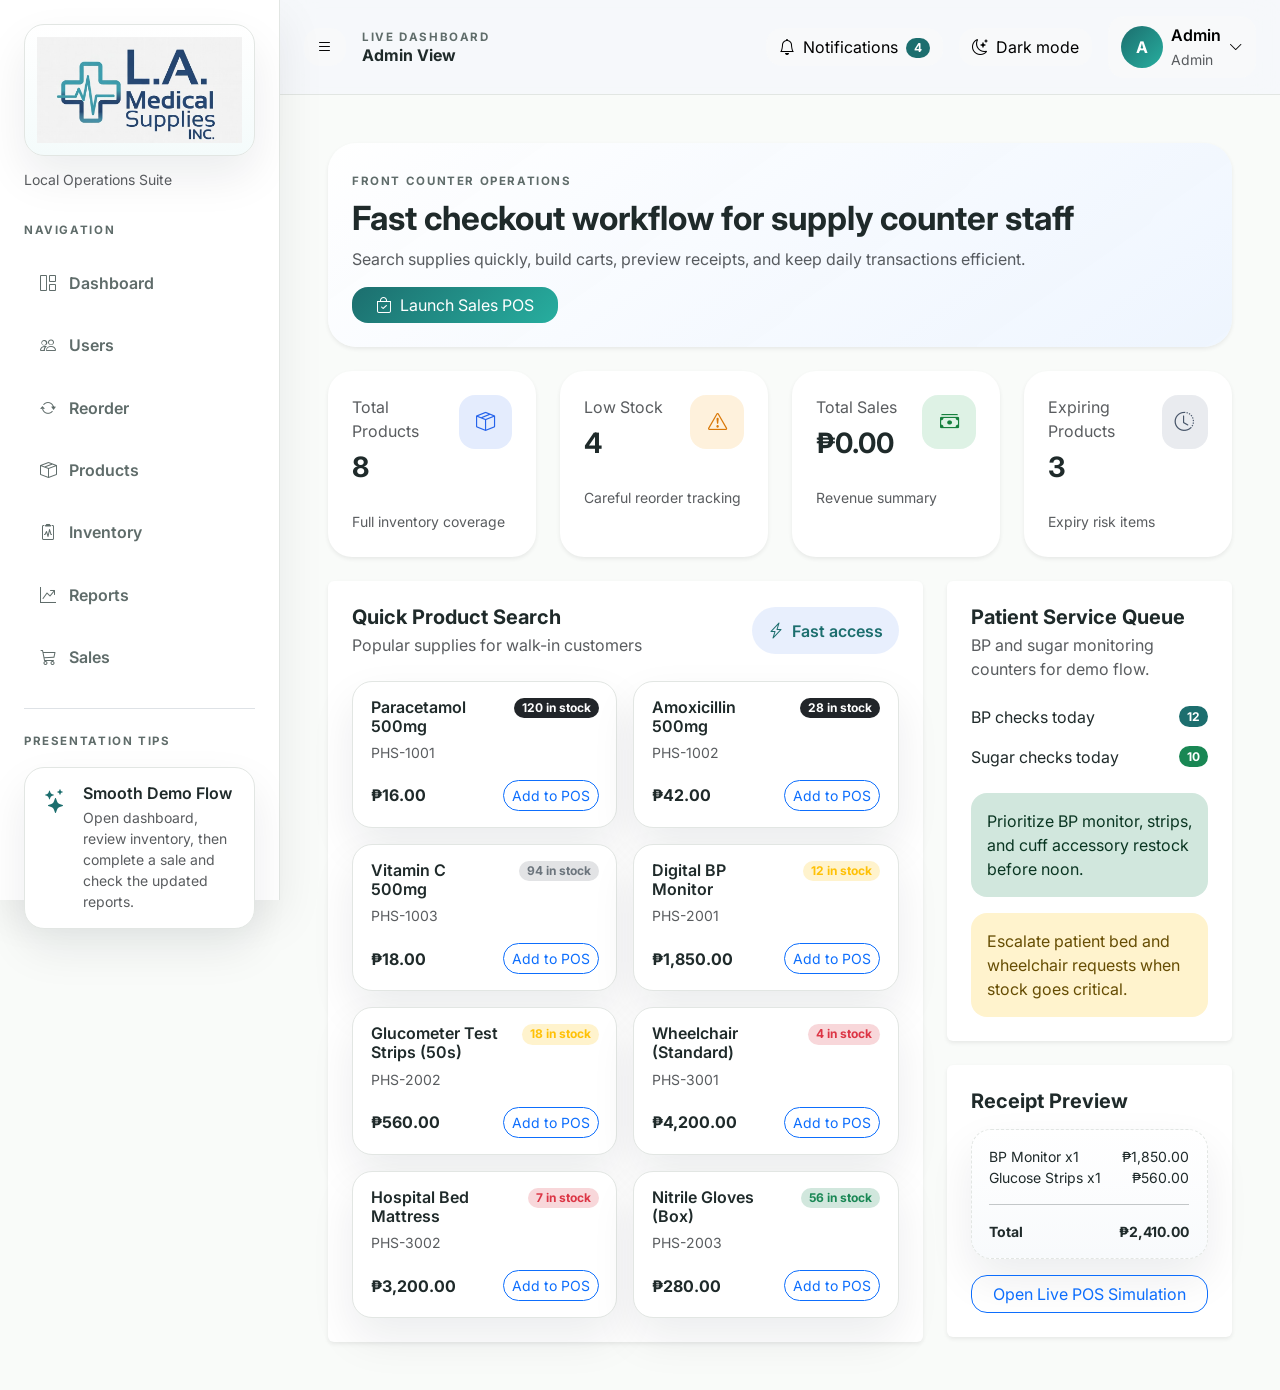
<file: staff.html>
<!DOCTYPE html>
<html lang="en" data-page="staff-dashboard" data-role="staff">
<head>
  <meta charset="UTF-8" />
  <meta name="viewport" content="width=device-width, initial-scale=1.0" />
  <title>PharmaSys | Staff Dashboard</title>
  <link rel="preconnect" href="https://fonts.googleapis.com">
  <link rel="preconnect" href="https://fonts.gstatic.com" crossorigin>
  <link href="https://fonts.googleapis.com/css2?family=Inter:wght@400;500;600;700;800&display=swap" rel="stylesheet">
  <link href="https://cdn.jsdelivr.net/npm/bootstrap@5.3.3/dist/css/bootstrap.min.css" rel="stylesheet">
  <link href="https://cdn.jsdelivr.net/npm/bootstrap-icons@1.11.3/font/bootstrap-icons.css" rel="stylesheet">
  <link href="assets/css/style.css" rel="stylesheet">
</head>
<body class="dashboard-body">
  <div id="appShell"></div>
  <main class="main-content">
    <div class="container-fluid p-4 p-lg-5">
      <div class="row g-4 mb-4">
        <div class="col-12">
          <div class="card border-0 shadow-sm hero-banner p-4">
            <div class="d-flex flex-wrap justify-content-between gap-3 align-items-center">
              <div>
                <span class="eyebrow">Front Counter Operations</span>
                <h1 class="fw-bold mt-2 mb-2">Fast checkout workflow for supply counter staff</h1>
                <p class="text-muted mb-0">Search supplies quickly, build carts, preview receipts, and keep daily transactions efficient.</p>
              </div>
              <a href="sales.html" class="btn btn-primary rounded-pill px-4"><i class="bi bi-bag-check me-2"></i>Launch Sales POS</a>
            </div>
          </div>
        </div>
      </div>
      <div class="row g-4 mb-4" id="staffStats"></div>
      <div class="row g-4">
        <div class="col-xl-8">
          <div class="card border-0 shadow-sm h-100">
            <div class="card-header bg-transparent border-0 p-4 d-flex justify-content-between align-items-center">
              <div>
                <h5 class="fw-bold mb-1">Quick Product Search</h5>
                <p class="text-muted mb-0">Popular supplies for walk-in customers</p>
              </div>
              <div class="search-chip"><i class="bi bi-lightning-charge me-2"></i>Fast access</div>
            </div>
            <div class="card-body pt-0 px-4 pb-4">
              <div class="row g-3" id="quickProductGrid"></div>
            </div>
          </div>
        </div>
        <div class="col-xl-4">
          <div class="card border-0 shadow-sm mb-4">
            <div class="card-body p-4">
              <h5 class="fw-bold mb-1">Patient Service Queue</h5>
              <p class="text-muted mb-4">BP and sugar monitoring counters for demo flow.</p>
              <div class="d-flex justify-content-between align-items-center mb-3">
                <span>BP checks today</span>
                <span class="badge text-bg-primary rounded-pill" id="bpCountValue">0</span>
              </div>
              <div class="d-flex justify-content-between align-items-center mb-4">
                <span>Sugar checks today</span>
                <span class="badge text-bg-success rounded-pill" id="sugarCountValue">0</span>
              </div>
              <div class="alert alert-success border-0 rounded-4">
                Prioritize BP monitor, strips, and cuff accessory restock before noon.
              </div>
              <div class="alert alert-warning border-0 rounded-4 mb-0">
                Escalate patient bed and wheelchair requests when stock goes critical.
              </div>
            </div>
          </div>
          <div class="card border-0 shadow-sm">
            <div class="card-body p-4">
              <h5 class="fw-bold mb-3">Receipt Preview</h5>
              <div class="receipt-card small">
                <div class="d-flex justify-content-between"><span>BP Monitor x1</span><span>₱1,850.00</span></div>
                <div class="d-flex justify-content-between"><span>Glucose Strips x1</span><span>₱560.00</span></div>
                <hr>
                <div class="d-flex justify-content-between fw-bold"><span>Total</span><span>₱2,410.00</span></div>
              </div>
              <a href="sales.html" class="btn btn-outline-primary rounded-pill w-100 mt-3">Open Live POS Simulation</a>
            </div>
          </div>
        </div>
      </div>
    </div>
  </main>

  <script src="https://cdn.jsdelivr.net/npm/bootstrap@5.3.3/dist/js/bootstrap.bundle.min.js"></script>
  <script src="assets/js/mock-data.js"></script>
  <script src="assets/js/app.js"></script>
</body>
</html>
</file>
<file: assets/css/style.css>
@import url('./styles.css');
</file>
